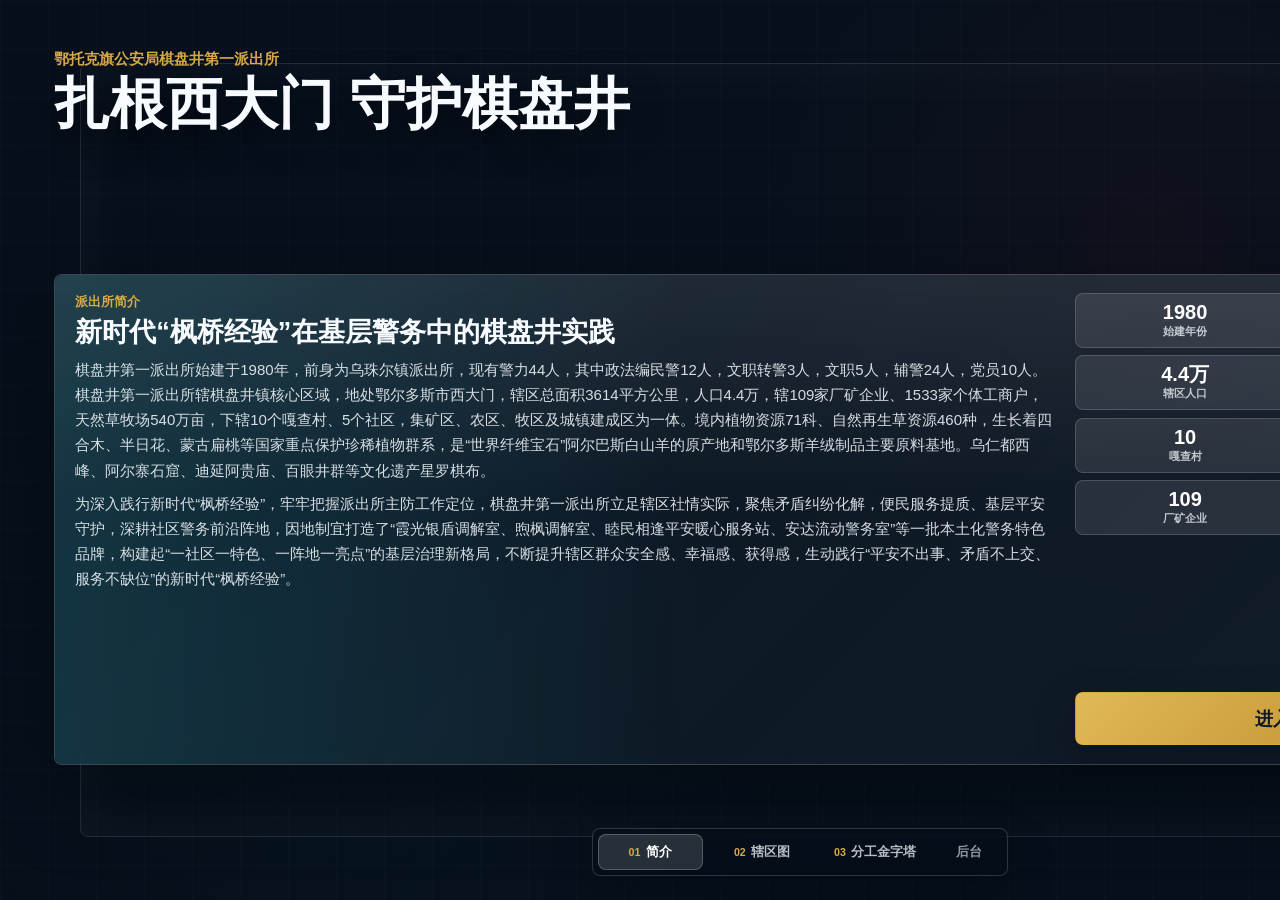
<file: index.html>
<!doctype html>
<html lang="zh-CN">
  <head>
    <meta charset="UTF-8" />
    <meta name="viewport" content="width=device-width, initial-scale=1.0" />
    <title>鄂托克旗公安局棋盘井第一派出所辖区互动屏</title>
    <link rel="preload" as="image" href="assets/backgrounds/service-01.webp" type="image/webp" fetchpriority="high" />
    <link rel="stylesheet" href="styles.css?v=20260711-login" />
  </head>
  <body>
    <main class="screen-frame">
      <div class="photo-backdrop" aria-hidden="true">
        <img class="backdrop-photo" src="assets/backgrounds/service-01.webp" alt="" fetchpriority="high" decoding="async" />
        <img class="backdrop-photo" data-src="assets/backgrounds/service-02.webp" alt="" decoding="async" />
        <img class="backdrop-photo" data-src="assets/backgrounds/service-03.webp" alt="" decoding="async" />
        <img class="backdrop-photo" data-src="assets/backgrounds/service-04.webp" alt="" decoding="async" />
        <img class="backdrop-photo" data-src="assets/backgrounds/service-05.webp" alt="" decoding="async" />
        <div class="backdrop-mask"></div>
        <div class="backdrop-grid"></div>
      </div>

      <section class="stage stage-intro" id="intro-view" aria-label="派出所简介">
        <header class="hero-copy intro-hero">
          <p id="intro-agency">鄂托克旗公安局棋盘井第一派出所</p>
          <h1 id="intro-headline">扎根西大门 守护棋盘井</h1>
        </header>

        <article class="intro-board">
          <div class="intro-main">
            <p class="brief-eyebrow" id="intro-eyebrow">派出所简介</p>
            <h2 id="intro-title">新时代“枫桥经验”在基层警务中的棋盘井实践</h2>
            <div id="intro-paragraphs">
              <p>
                棋盘井第一派出所始建于1980年，前身为乌珠尔镇派出所，位于鄂托克旗棋盘井镇核心区域，地处鄂尔多斯市西大门。辖区总面积3614平方公里，常住人口约4.4万人，下辖10个嘎查村、5个社区，集矿区、农区、牧区及城镇建成区为一体。
              </p>
              <p>
                辖区内有厂矿企业109家、个体工商户1533户，人员结构复杂、治安要素多元、服务半径较大。派出所坚持党建引领，聚焦基层治理、矛盾纠纷化解、服务群众和风险防控，持续提升辖区治安管控和便民服务水平。
              </p>
              <p>
                近年来，棋盘井第一派出所紧紧围绕“派出所主防”职能定位，推进警务前移、服务下沉、力量融合，积极打造具有本地特色的基层警务品牌，为辖区经济社会发展和群众安居乐业提供坚实保障。
              </p>
            </div>
          </div>

          <div class="intro-side">
            <div class="brief-stats intro-stats" id="intro-stats" aria-label="关键数据">
              <span><strong>1980</strong>始建年份</span>
              <span><strong>3614</strong>平方公里</span>
              <span><strong>4.4万</strong>辖区人口</span>
              <span><strong>44</strong>现有警力</span>
              <span><strong>10</strong>嘎查村</span>
              <span><strong>5</strong>社区</span>
              <span><strong>109</strong>厂矿企业</span>
              <span><strong>1533</strong>个体工商户</span>
            </div>
            <button class="page-next-button" id="intro-next-button" type="button" data-page-target="area">进入辖区图</button>
          </div>
        </article>

        <button class="fullscreen-button" type="button">全屏</button>
      </section>

      <section class="stage stage-home" id="home-view" hidden aria-label="辖区图">
        <header class="hero-copy area-hero">
          <p id="area-kicker">第二页 / 辖区图</p>
          <h1 id="area-title">辖区警务信息互动屏</h1>
        </header>

        <div class="area-copy">
          <p id="area-description">选择镇区辖区或农牧区辖区，进入地图后可点击社区或区域，查看对应负责人信息。</p>
        </div>

        <div class="jurisdiction-grid">
          <button class="jurisdiction-card jurisdiction-card--town" type="button" data-map="town">
            <span class="card-index">01</span>
            <span class="card-title">镇区辖区</span>
            <span class="card-meta">5 个社区</span>
            <img data-src="assets/town-map.jpg" alt="镇区辖区图预览" decoding="async" />
          </button>

          <button class="jurisdiction-card jurisdiction-card--rural" type="button" data-map="rural">
            <span class="card-index">02</span>
            <span class="card-title">农牧区辖区</span>
            <span class="card-meta">整体辖区</span>
            <img data-src="assets/rural-map.jpg" alt="农牧区辖区图预览" decoding="async" />
          </button>
        </div>

        <button class="fullscreen-button" type="button">全屏</button>
      </section>

      <section class="stage stage-map" id="map-view" hidden aria-label="选择社区">
        <header class="map-header">
          <button class="nav-button back-button" type="button" aria-label="返回辖区图">‹</button>
          <div>
            <p id="map-subtitle">请选择社区</p>
            <h1 id="screen-title"></h1>
          </div>
          <button class="fullscreen-button" type="button">全屏</button>
        </header>

        <div class="map-layout">
          <div class="map-stage">
            <img id="active-map" alt="" />
            <svg class="hotspot-layer" viewBox="0 0 1610 1280" preserveAspectRatio="none" aria-label="可点击区域">
              <g id="hotspot-shapes"></g>
            </svg>
            <div id="map-labels" class="map-labels"></div>
          </div>

          <aside class="region-menu">
            <p>社区列表</p>
            <div id="region-buttons" class="region-buttons"></div>
          </aside>
        </div>
      </section>

      <section class="stage stage-structure" id="structure-view" hidden aria-label="组织架构">
        <header class="map-header">
          <button class="nav-button structure-back-button" type="button" aria-label="返回辖区图">‹</button>
          <div>
            <p id="structure-kicker">第三页 / 单位分工思维导图</p>
            <h1 id="structure-title">组织架构与岗位分工</h1>
          </div>
          <button class="fullscreen-button" type="button">全屏</button>
        </header>

        <div class="structure-layout">
          <aside class="structure-summary">
            <p class="brief-eyebrow" id="structure-eyebrow">人员结构</p>
            <h2 id="structure-heading">分层管理，职责清晰</h2>
            <p id="structure-description">
              以所领导班子统筹全盘工作，下设综合指挥、案件办理、社区警务和基层警务室等岗位层级。点击任一岗位，可查看该岗位负责人、职责和人员信息。
            </p>
            <div class="structure-stats" id="structure-stats">
              <span><strong>6</strong>所领导</span>
              <span><strong>3</strong>业务中队</span>
              <span><strong>5</strong>案件小组</span>
              <span><strong>6</strong>社区警务</span>
            </div>
          </aside>

          <div class="pyramid-panel">
            <div class="pyramid" id="pyramid"></div>
          </div>
        </div>
      </section>

      <nav class="page-tabs" aria-label="页面切换">
        <button class="page-tab is-active" type="button" data-page-target="intro">
          <span>01</span>
          简介
        </button>
        <button class="page-tab" type="button" data-page-target="area">
          <span>02</span>
          辖区图
        </button>
        <button class="page-tab" type="button" data-page-target="structure">
          <span>03</span>
          分工金字塔
        </button>
        <a class="page-tab page-tab--admin" href="https://app.pagescms.org" target="_blank" rel="noopener">
          后台
        </a>
      </nav>
    </main>

    <aside class="director-panel" id="director-panel" aria-live="polite" hidden>
      <button class="close-button" type="button" aria-label="关闭信息">×</button>
      <p id="panel-map-name" class="panel-kicker"></p>
      <h2 id="panel-title"></h2>
      <article class="director-card" id="director-card"></article>
    </aside>

    <div class="scrim" id="scrim" hidden></div>

    <div class="admin-login-scrim" id="admin-login-scrim" hidden></div>
    <aside class="admin-login-panel" id="admin-login-panel" role="dialog" aria-modal="true" aria-labelledby="admin-login-title" hidden>
      <button class="admin-login-close" id="admin-login-close" type="button" aria-label="关闭后台登录">×</button>
      <p>后台管理入口</p>
      <h2 id="admin-login-title">管理员登录</h2>
      <form class="admin-login-form" id="admin-login-form">
        <label>
          <span>账号</span>
          <input id="admin-login-email" name="email" type="email" autocomplete="username" placeholder="请输入管理员账号" required />
        </label>
        <label>
          <span>密码</span>
          <input id="admin-login-password" name="password" type="password" autocomplete="current-password" placeholder="请输入管理员密码" required />
        </label>
        <div class="admin-login-message" id="admin-login-message" role="status"></div>
        <button class="admin-login-submit" type="submit">登录并进入后台</button>
      </form>
    </aside>

    <script src="personnel-data.js"></script>
    <script>
      if (["localhost", "127.0.0.1", ""].includes(window.location.hostname)) {
        document.write('<script src="nocobase-local.js"><\/script>');
      }
    </script>
    <script src="app.js?v=20260711-login"></script>
  </body>
</html>
</file>
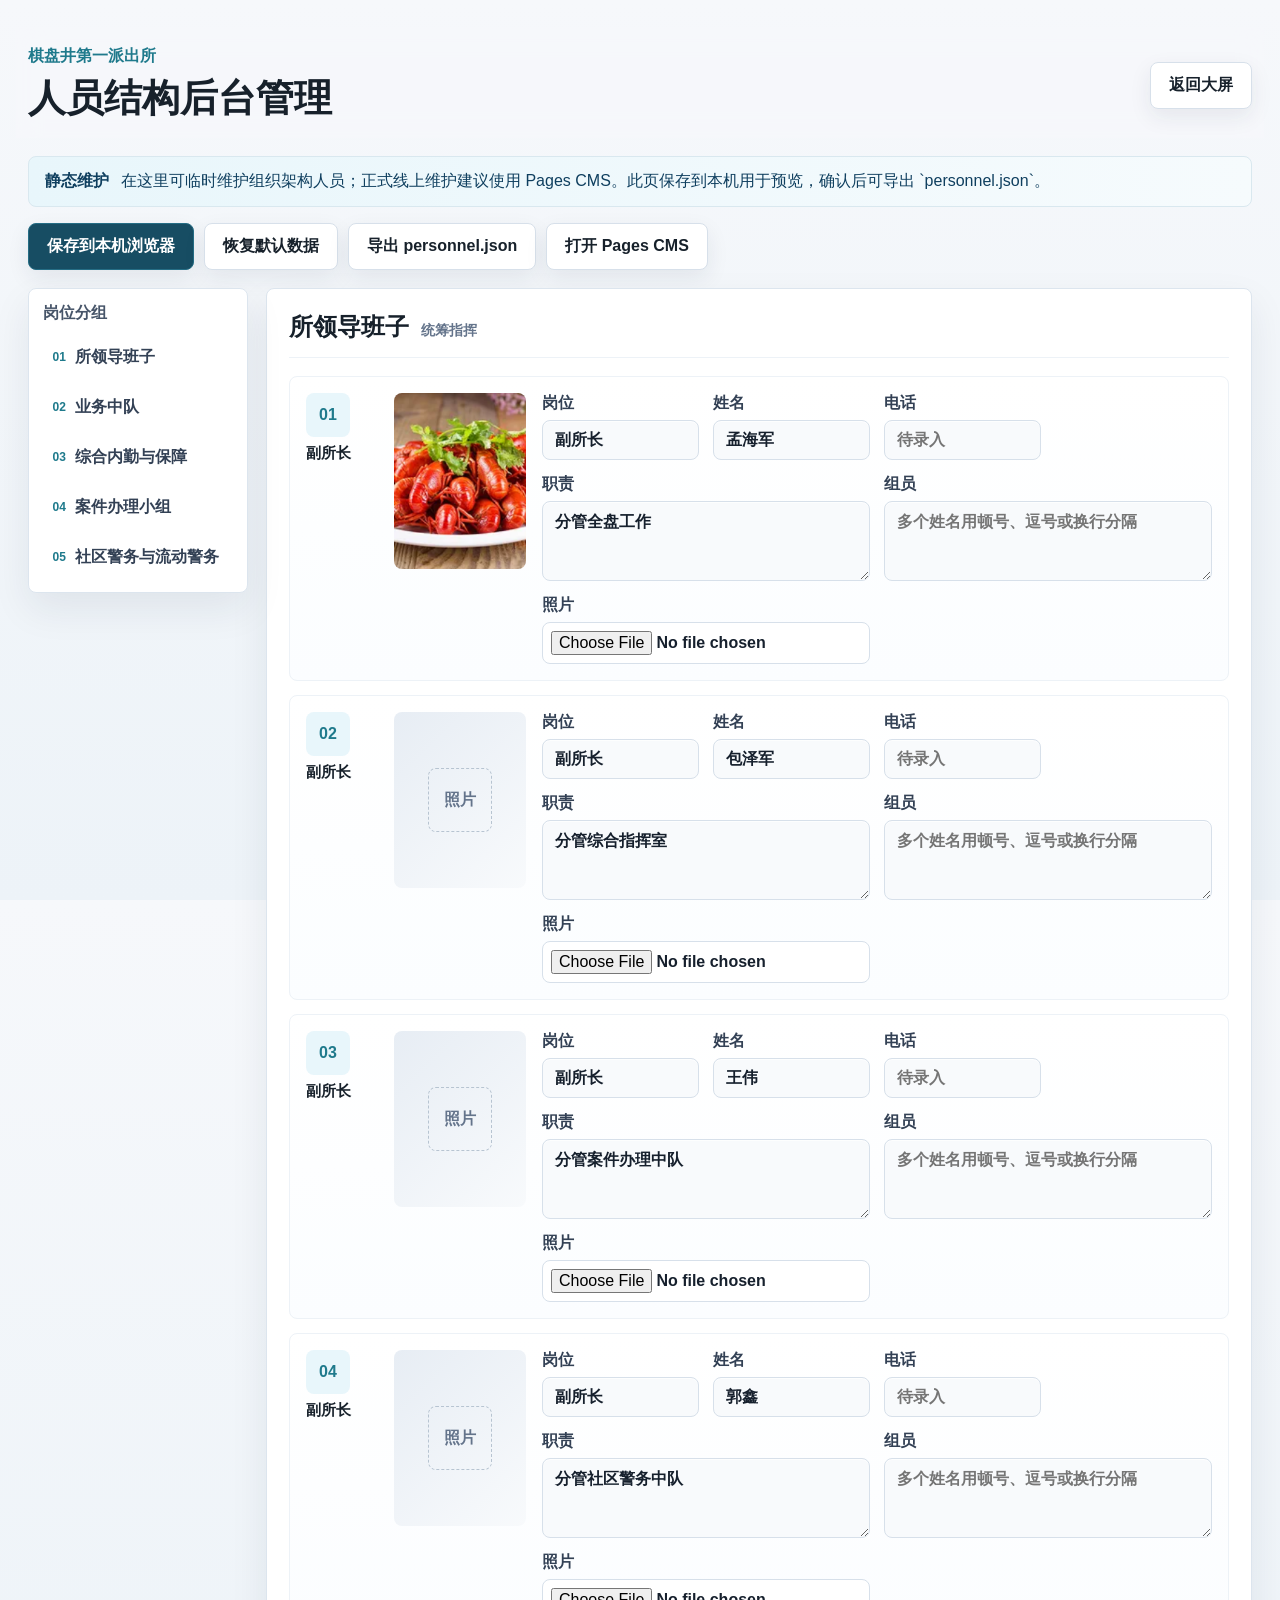
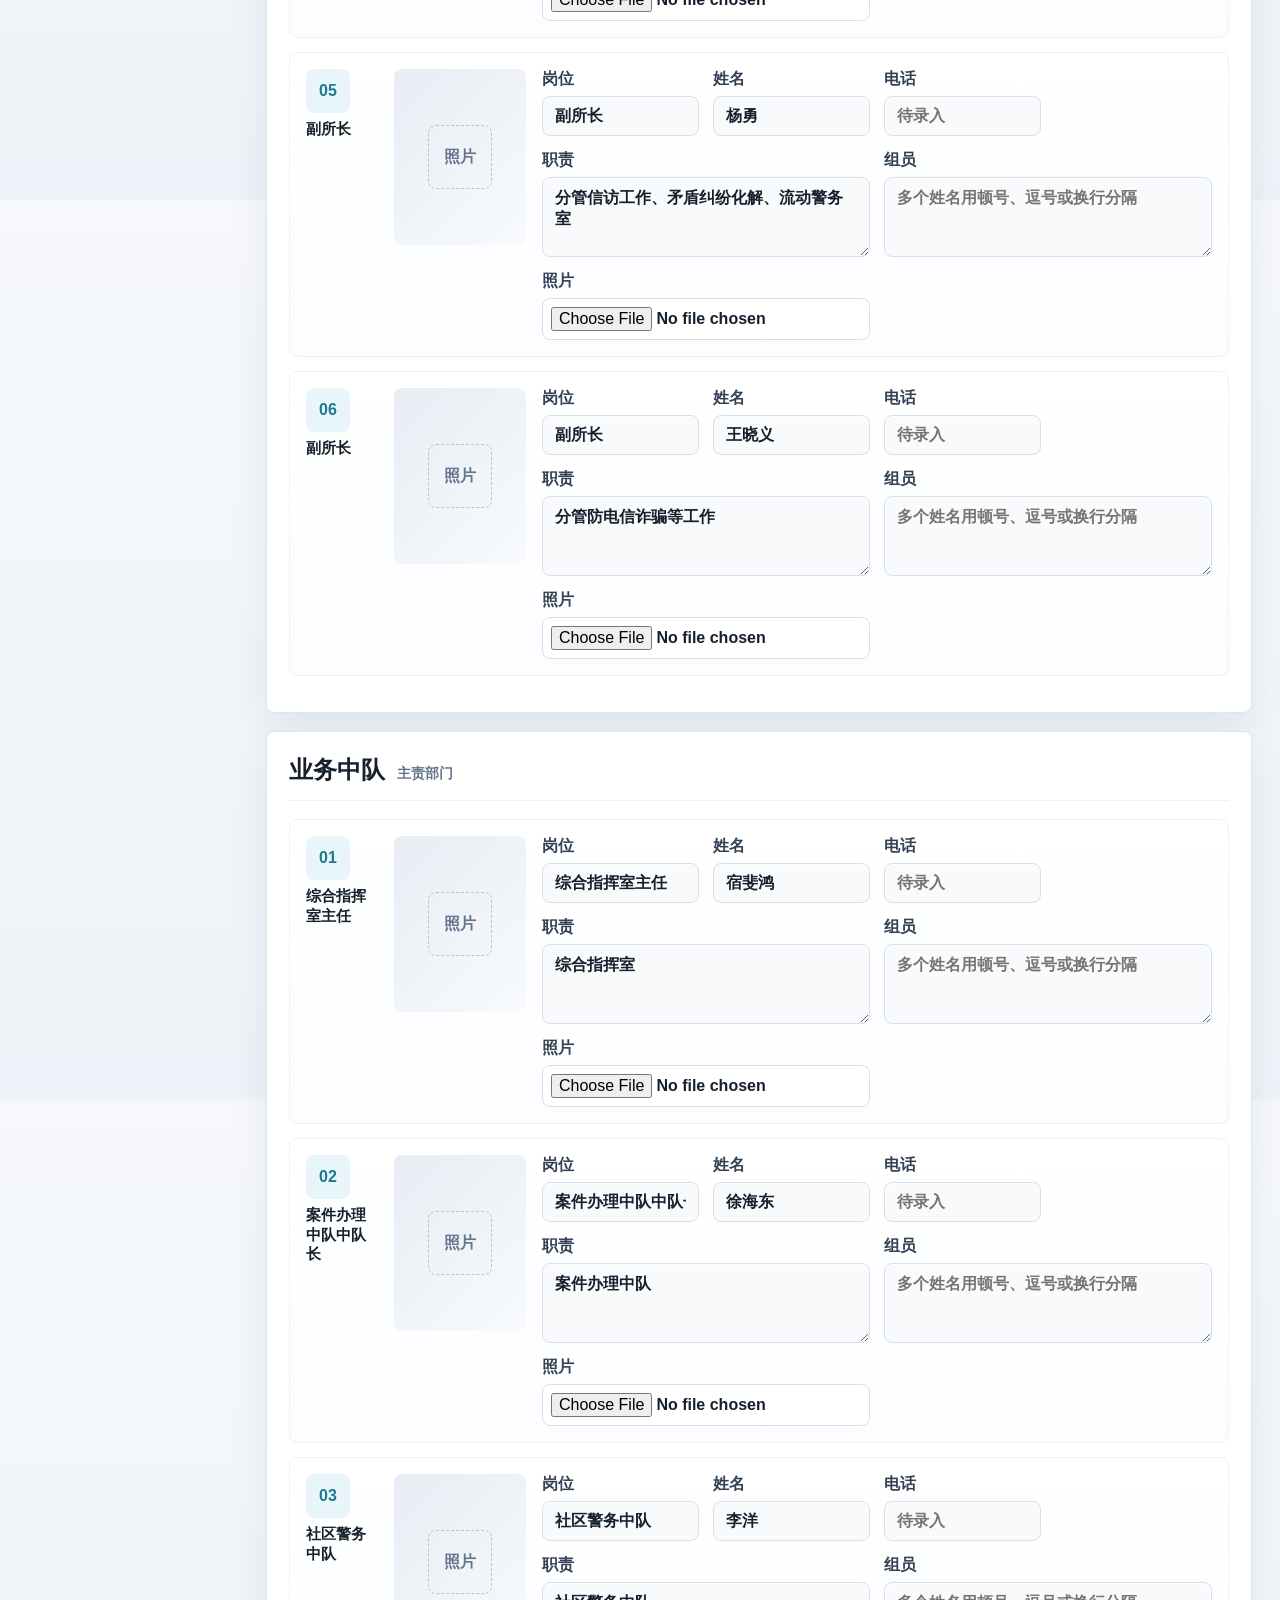
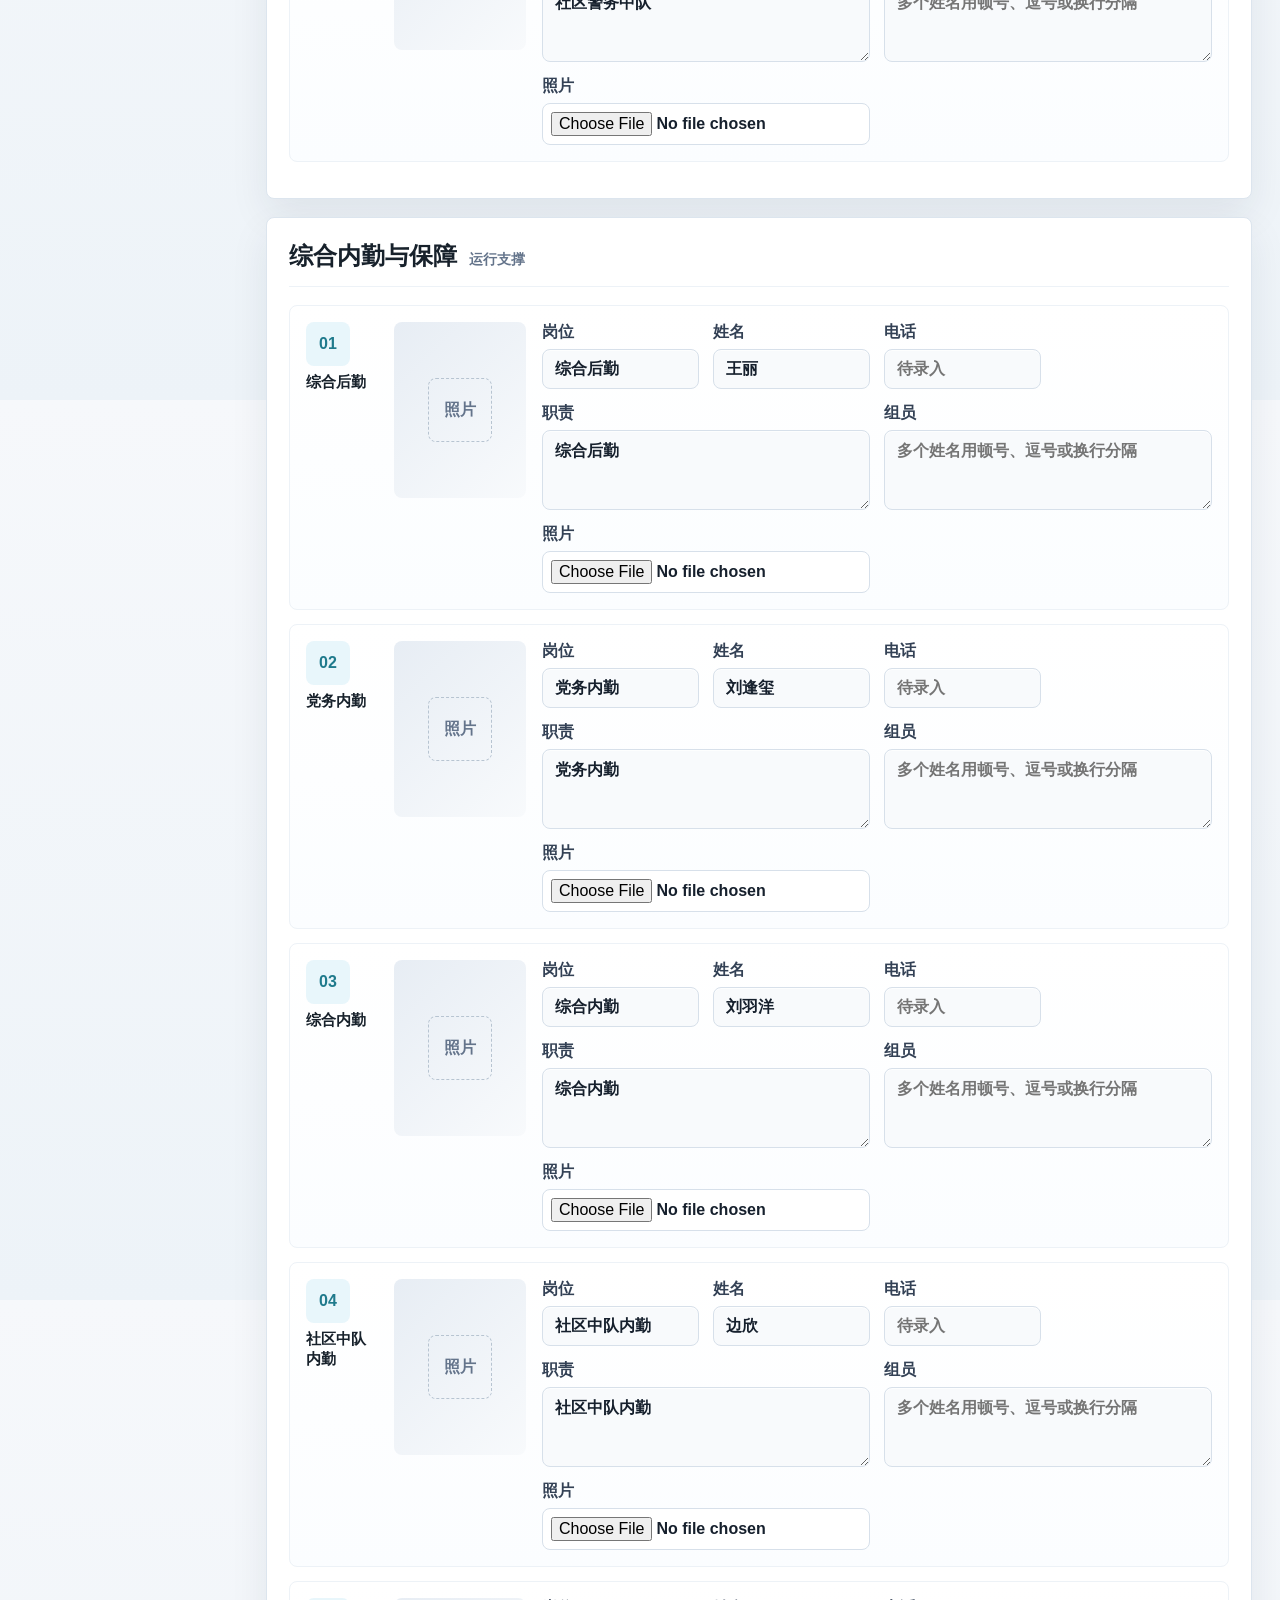
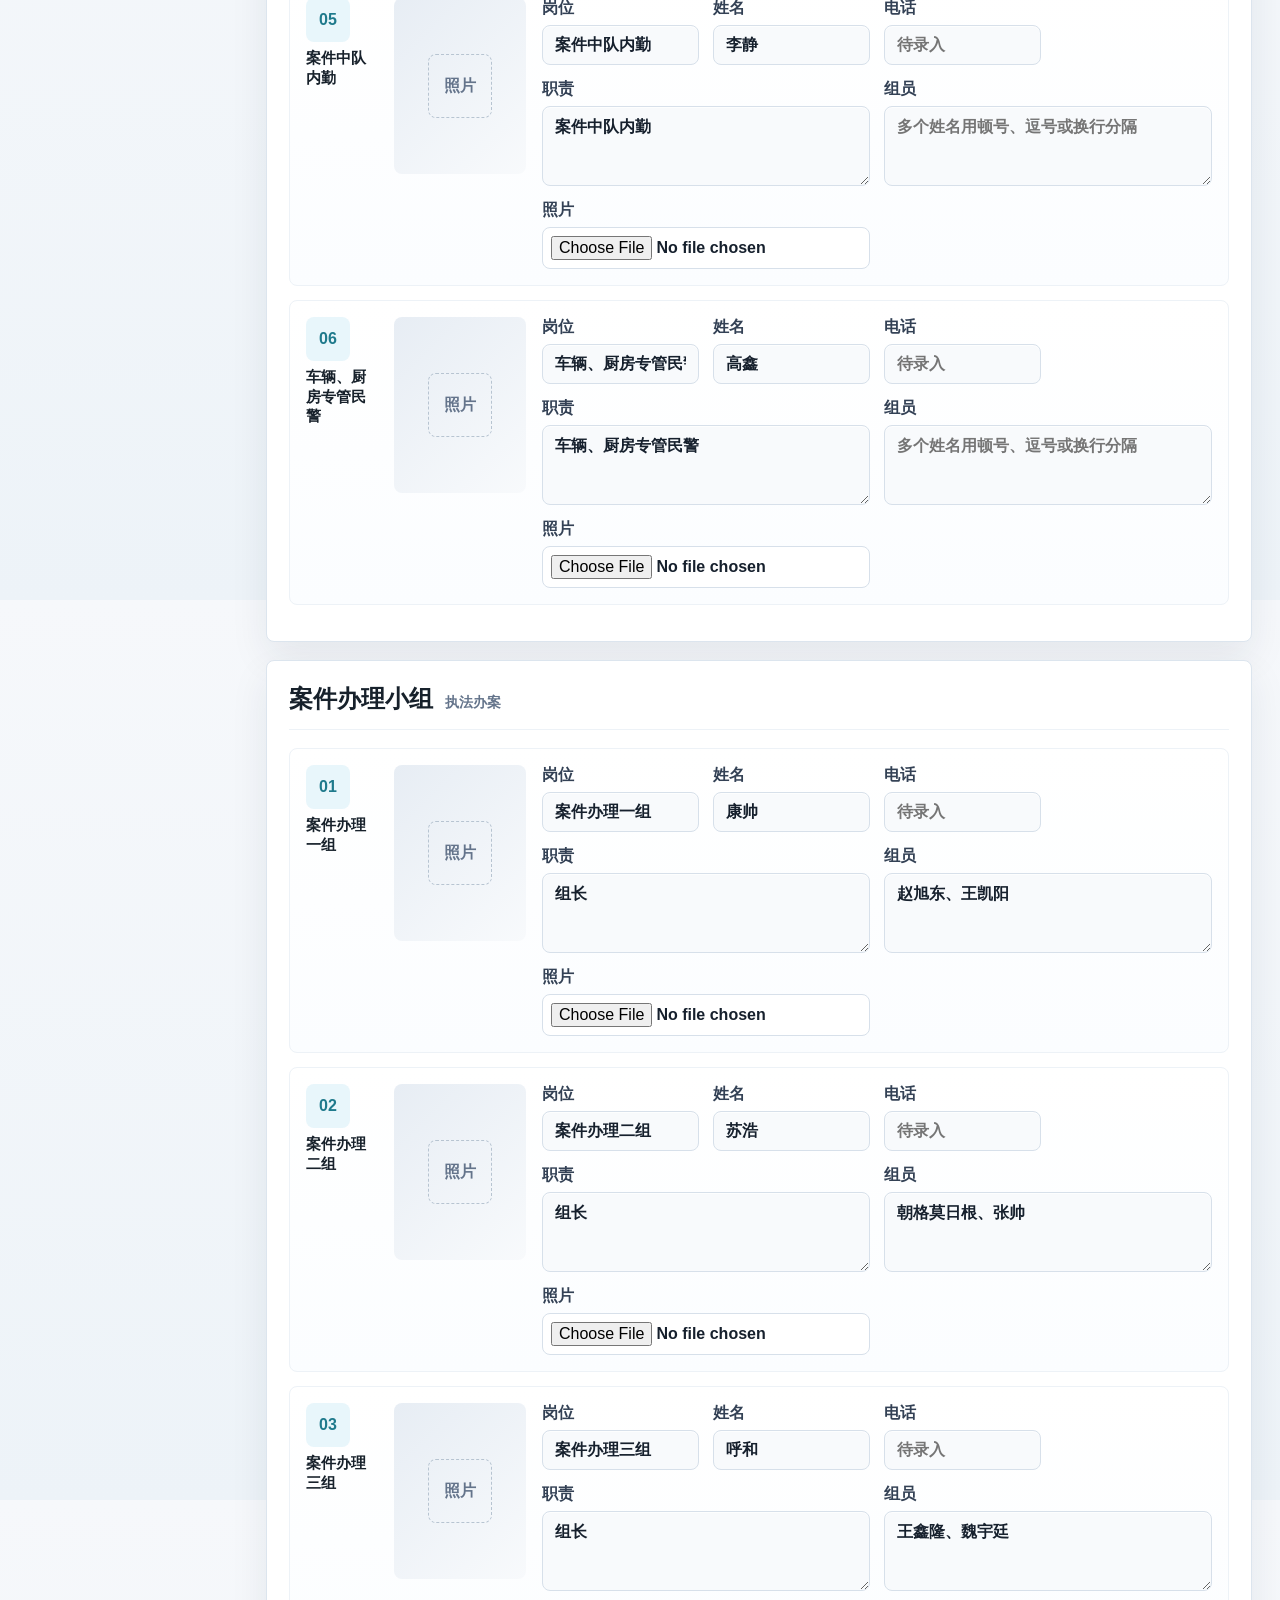
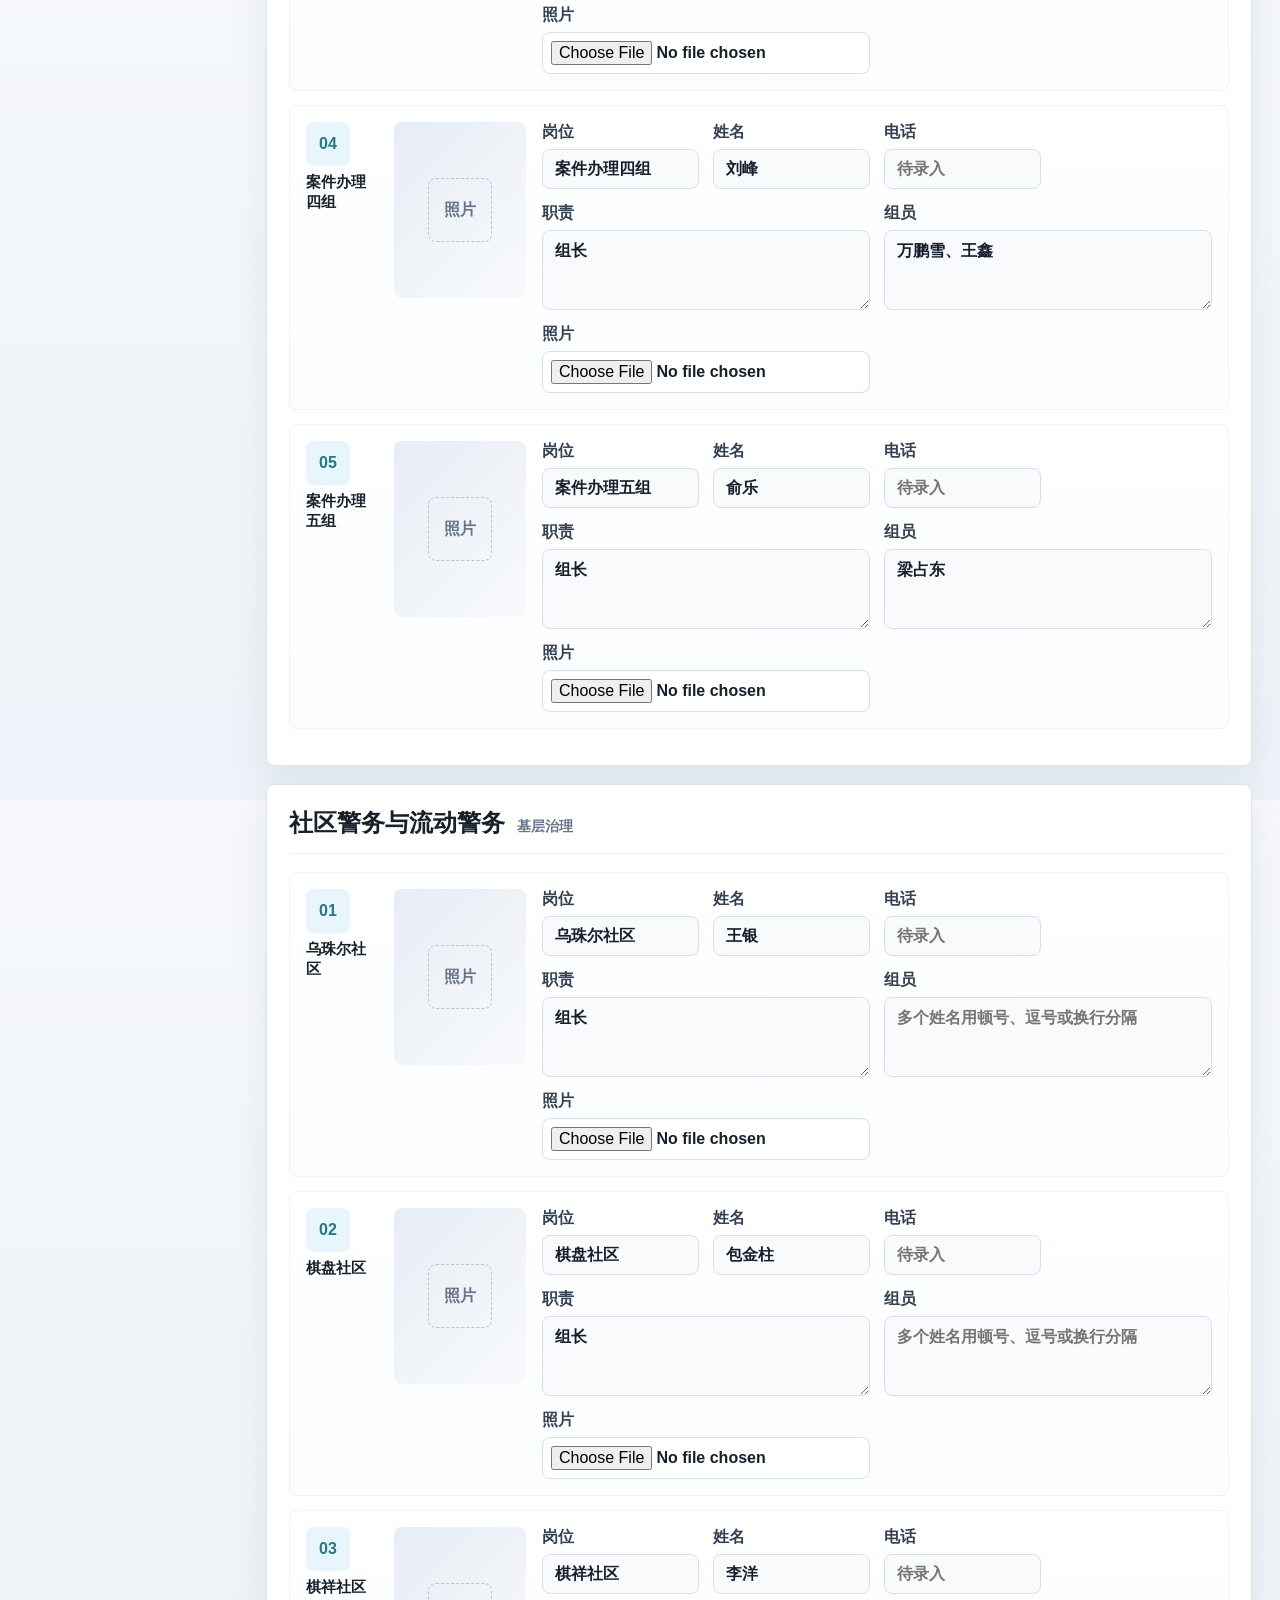
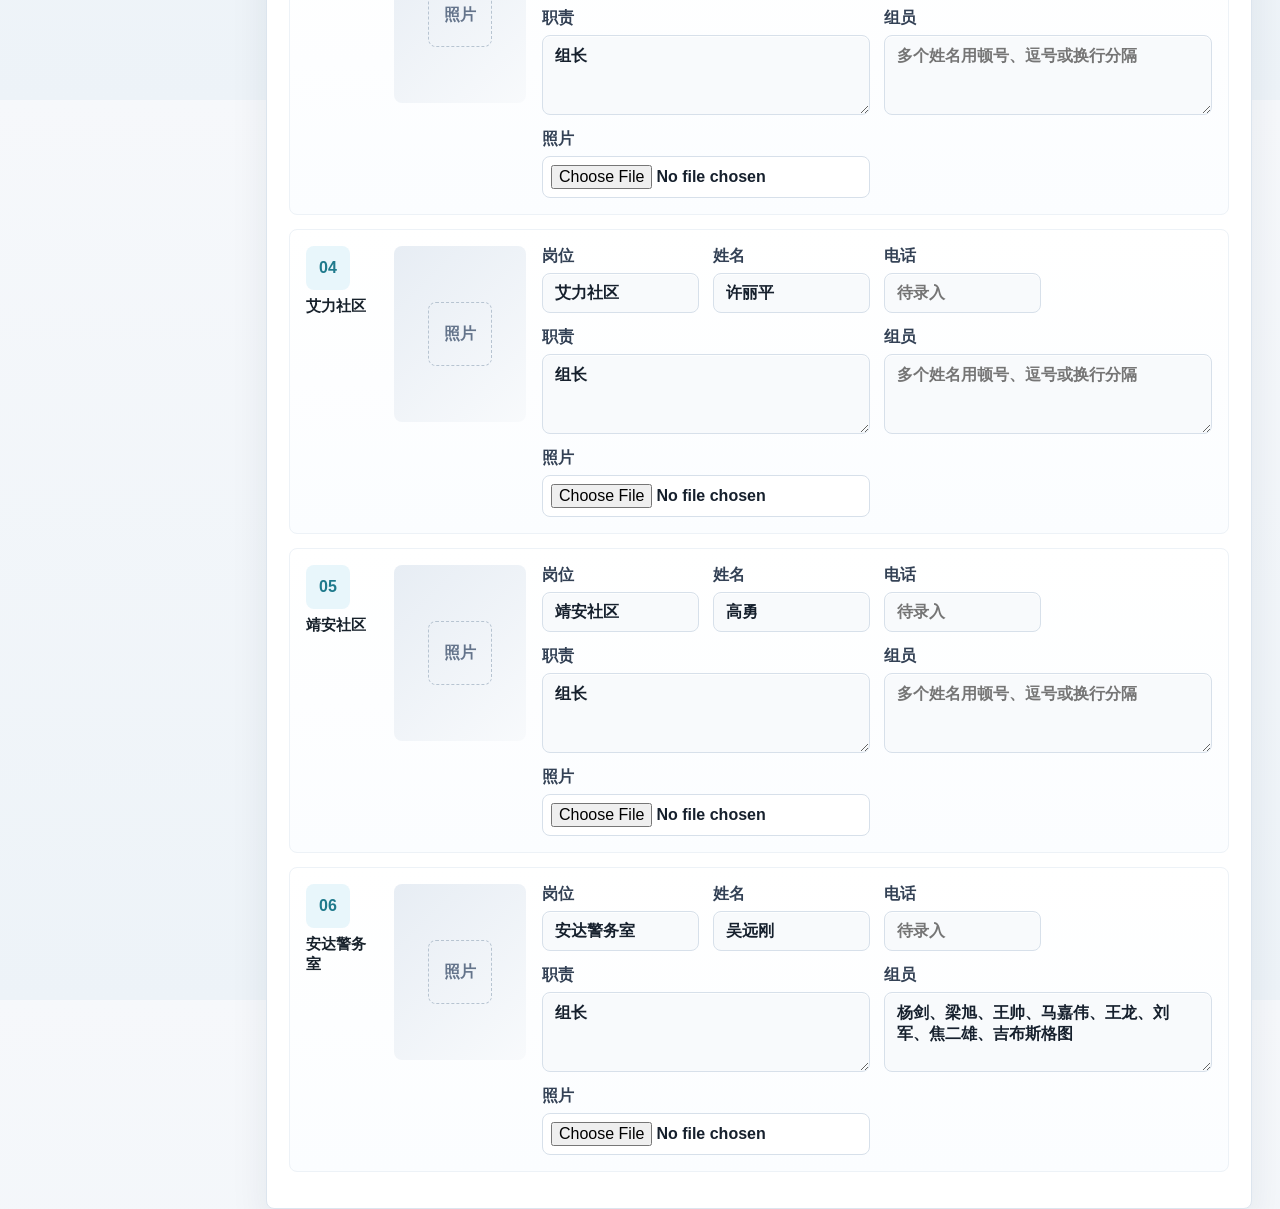
<file: admin.html>
<!doctype html>
<html lang="zh-CN">
  <head>
    <meta charset="UTF-8" />
    <meta name="viewport" content="width=device-width, initial-scale=1.0" />
    <title>人员结构后台管理</title>
    <link rel="stylesheet" href="styles.css" />
  </head>
  <body class="admin-body">
    <main class="admin-shell">
      <header class="admin-header">
        <div>
          <p>棋盘井第一派出所</p>
          <h1>人员结构后台管理</h1>
        </div>
        <a href="index.html">返回大屏</a>
      </header>

      <section class="admin-notice">
        <strong>静态维护</strong>
        <span>在这里可临时维护组织架构人员；正式线上维护建议使用 Pages CMS。此页保存到本机用于预览，确认后可导出 `personnel.json`。</span>
      </section>

      <section class="admin-toolbar">
        <button id="save-local" type="button">保存到本机浏览器</button>
        <button id="reset-local" type="button">恢复默认数据</button>
        <button id="export-js" type="button">导出 personnel.json</button>
        <a href="https://app.pagescms.org" target="_blank" rel="noopener">打开 Pages CMS</a>
      </section>

      <div class="admin-layout">
        <aside class="admin-sidebar">
          <p>岗位分组</p>
          <nav id="admin-section-nav" class="admin-section-nav" aria-label="岗位分组"></nav>
        </aside>
        <form id="admin-form" class="admin-form"></form>
      </div>
    </main>

    <script src="personnel-data.js"></script>
    <script src="admin.js"></script>
  </body>
</html>
</file>
<file: styles.css>
:root {
  color-scheme: dark;
  --ink: #f7fbff;
  --muted: #aebbc8;
  --panel: rgba(255, 255, 255, 0.92);
  --panel-ink: #16202d;
  --line: rgba(255, 255, 255, 0.18);
  --gold: #d8aa45;
  --cyan: #3ac9d5;
  --red: #c73535;
  --green: #2d8d58;
  --orange: #d77623;
  --blue: #476fb8;
  --purple: #8260aa;
  --shadow: 0 28px 80px rgba(0, 0, 0, 0.36);
}

* {
  box-sizing: border-box;
}

html,
body {
  width: 100%;
  height: 100%;
  margin: 0;
}

body {
  display: grid;
  place-items: center;
  overflow: auto;
  background:
    radial-gradient(circle at 18% 18%, rgba(58, 201, 213, 0.12), transparent 28%),
    radial-gradient(circle at 82% 72%, rgba(216, 170, 69, 0.14), transparent 30%),
    linear-gradient(135deg, #08111e 0%, #102838 48%, #101b2b 100%);
  color: var(--ink);
  font-family: "Microsoft YaHei", "PingFang SC", "Noto Sans SC", Arial, sans-serif;
}

button {
  border: 0;
  font: inherit;
  cursor: pointer;
  -webkit-tap-highlight-color: transparent;
}

.intro-main,
.intro-stats,
.area-copy,
.region-buttons,
.director-panel,
.pyramid-panel {
  scrollbar-width: thin;
  scrollbar-color: rgba(216, 170, 69, 0.55) rgba(255, 255, 255, 0.06);
  -webkit-overflow-scrolling: touch;
}

.intro-main::-webkit-scrollbar,
.intro-stats::-webkit-scrollbar,
.area-copy::-webkit-scrollbar,
.region-buttons::-webkit-scrollbar,
.director-panel::-webkit-scrollbar,
.pyramid-panel::-webkit-scrollbar {
  width: 8px;
  height: 8px;
}

.intro-main::-webkit-scrollbar-track,
.intro-stats::-webkit-scrollbar-track,
.area-copy::-webkit-scrollbar-track,
.region-buttons::-webkit-scrollbar-track,
.director-panel::-webkit-scrollbar-track,
.pyramid-panel::-webkit-scrollbar-track {
  background: rgba(255, 255, 255, 0.06);
  border-radius: 999px;
}

.intro-main::-webkit-scrollbar-thumb,
.intro-stats::-webkit-scrollbar-thumb,
.area-copy::-webkit-scrollbar-thumb,
.region-buttons::-webkit-scrollbar-thumb,
.director-panel::-webkit-scrollbar-thumb,
.pyramid-panel::-webkit-scrollbar-thumb {
  background: rgba(216, 170, 69, 0.55);
  border-radius: 999px;
}

.screen-frame {
  position: relative;
  aspect-ratio: 16 / 9;
  width: 177.7778vh;
  max-width: 100vw;
  height: 100vh;
  overflow: hidden;
  background: #091625;
  box-shadow: 0 0 0 1px rgba(255, 255, 255, 0.08), var(--shadow);
}

.photo-backdrop,
.backdrop-photo,
.backdrop-mask,
.backdrop-grid {
  position: absolute;
  inset: 0;
}

.photo-backdrop {
  z-index: 0;
  overflow: hidden;
  background: #091625;
}

.backdrop-photo {
  width: 100%;
  height: 100%;
  object-fit: cover;
  opacity: 0;
  filter: saturate(1.02) contrast(1.04) brightness(0.96);
  transform: scale(1.045);
  animation: photoCycle 35s infinite;
}

.backdrop-photo:not([src]),
.jurisdiction-card img:not([src]) {
  visibility: hidden;
}

.backdrop-photo[data-src]:not(.is-loaded),
.jurisdiction-card img[data-src]:not(.is-loaded) {
  opacity: 0;
}

.jurisdiction-card img.is-loaded {
  opacity: 0.88;
}

.backdrop-photo:nth-child(2) {
  animation-delay: 7s;
}

.backdrop-photo:nth-child(3) {
  animation-delay: 14s;
}

.backdrop-photo:nth-child(4) {
  animation-delay: 21s;
}

.backdrop-photo:nth-child(5) {
  animation-delay: 28s;
}

.backdrop-mask {
  z-index: 2;
  background:
    linear-gradient(90deg, rgba(5, 13, 24, 0.78) 0%, rgba(5, 13, 24, 0.56) 38%, rgba(5, 13, 24, 0.62) 100%),
    linear-gradient(180deg, rgba(5, 13, 24, 0.08), rgba(5, 13, 24, 0.42)),
    radial-gradient(circle at 72% 28%, rgba(205, 45, 45, 0.14), transparent 30%),
    radial-gradient(circle at 18% 82%, rgba(58, 201, 213, 0.12), transparent 32%);
}

.backdrop-mask::before {
  content: "";
  position: absolute;
  inset: 7% 5%;
  border: 1px solid rgba(255, 255, 255, 0.12);
  border-radius: 8px;
  box-shadow: inset 0 0 70px rgba(255, 255, 255, 0.045);
}

.backdrop-grid {
  z-index: 3;
  opacity: 0.28;
  background:
    linear-gradient(rgba(255, 255, 255, 0.035) 1px, transparent 1px),
    linear-gradient(90deg, rgba(255, 255, 255, 0.035) 1px, transparent 1px);
  background-size: 48px 48px;
  mix-blend-mode: screen;
}

@keyframes photoCycle {
  0% {
    opacity: 0;
    transform: scale(1.045);
  }
  5%,
  19% {
    opacity: 0.9;
  }
  25%,
  100% {
    opacity: 0;
    transform: scale(1.095);
  }
}

@media (max-aspect-ratio: 16 / 9) {
  body {
    place-items: start start;
  }

  .screen-frame {
    max-width: none;
  }
}

.stage {
  position: absolute;
  inset: 0;
  z-index: 4;
  padding: 3.1% 3.4%;
}

.stage[hidden],
.director-panel[hidden],
.scrim[hidden],
.page-tabs[hidden] {
  display: none;
}

.hero-copy {
  width: 56%;
}

.hero-copy p,
.map-header p,
.region-menu p,
.panel-kicker {
  margin: 0 0 0.52vw;
  color: var(--gold);
  font-size: clamp(14px, 1.15vw, 22px);
  font-weight: 800;
  letter-spacing: 0;
}

h1,
h2,
h3 {
  margin: 0;
  letter-spacing: 0;
}

.hero-copy h1 {
  font-size: clamp(42px, 5vw, 92px);
  line-height: 1.05;
  text-shadow: 0 12px 34px rgba(0, 0, 0, 0.56);
}

.station-brief {
  position: absolute;
  top: 11.2%;
  right: 3.4%;
  z-index: 5;
  width: 38.5%;
  border: 1px solid rgba(255, 255, 255, 0.2);
  border-radius: 8px;
  padding: 1.25vw 1.35vw;
  background:
    linear-gradient(135deg, rgba(8, 21, 34, 0.66), rgba(8, 21, 34, 0.42)),
    rgba(255, 255, 255, 0.06);
  box-shadow: 0 24px 62px rgba(0, 0, 0, 0.28);
  backdrop-filter: blur(14px);
}

.station-brief::before {
  content: "";
  position: absolute;
  inset: 0;
  border-radius: inherit;
  pointer-events: none;
  background: linear-gradient(90deg, rgba(58, 201, 213, 0.18), transparent 42%, rgba(216, 170, 69, 0.12));
  opacity: 0.9;
}

.station-brief > * {
  position: relative;
  z-index: 1;
}

.brief-eyebrow {
  margin: 0 0 0.35vw;
  color: var(--gold);
  font-size: clamp(13px, 0.95vw, 18px);
  font-weight: 900;
}

.station-brief h2 {
  margin: 0 0 0.72vw;
  color: #fff;
  font-size: clamp(22px, 1.75vw, 34px);
  line-height: 1.16;
}

.brief-text,
.brief-note {
  margin: 0;
  color: rgba(247, 251, 255, 0.84);
  font-size: clamp(13px, 0.98vw, 18px);
  line-height: 1.72;
}

.brief-stats {
  display: grid;
  grid-template-columns: repeat(4, minmax(0, 1fr));
  gap: 0.5vw;
  margin: 0.95vw 0;
}

.brief-stats span {
  min-width: 0;
  border: 1px solid rgba(255, 255, 255, 0.16);
  border-radius: 8px;
  padding: 0.58vw 0.5vw;
  background: rgba(255, 255, 255, 0.1);
  color: rgba(247, 251, 255, 0.76);
  font-size: clamp(11px, 0.74vw, 14px);
  font-weight: 800;
  text-align: center;
  white-space: nowrap;
}

.brief-stats strong {
  display: block;
  margin-bottom: 0.16vw;
  color: #fff;
  font-size: clamp(20px, 1.5vw, 30px);
  line-height: 1;
}

.brief-note {
  color: rgba(220, 230, 240, 0.78);
}

.jurisdiction-grid {
  position: absolute;
  left: 3.4%;
  right: 3.4%;
  bottom: 17.2%;
  display: grid;
  grid-template-columns: 1fr 1fr;
  gap: 2.2%;
  height: 32.2%;
}

.jurisdiction-card {
  position: relative;
  overflow: hidden;
  border: 1px solid rgba(255, 255, 255, 0.24);
  border-radius: 8px;
  background: rgba(255, 255, 255, 0.1);
  color: var(--ink);
  text-align: left;
  box-shadow: 0 24px 70px rgba(0, 0, 0, 0.34);
  backdrop-filter: blur(8px);
}

.jurisdiction-card::before {
  content: "";
  position: absolute;
  inset: 0;
  z-index: 1;
  background:
    linear-gradient(90deg, rgba(6, 17, 30, 0.74), rgba(6, 17, 30, 0.38) 45%, rgba(6, 17, 30, 0.1)),
    linear-gradient(180deg, transparent 0%, rgba(5, 13, 24, 0.78) 100%);
}

.jurisdiction-card::after {
  content: "";
  position: absolute;
  inset: auto 0 0;
  z-index: 2;
  height: 7px;
  background: var(--cyan);
}

.jurisdiction-card--rural::after {
  background: var(--gold);
}

.jurisdiction-card img {
  position: absolute;
  inset: 0;
  width: 100%;
  height: 100%;
  object-fit: cover;
  opacity: 0.88;
  transform: scale(1.04);
  transition: opacity 420ms ease;
}

.card-index,
.card-title,
.card-meta {
  position: absolute;
  left: 5.6%;
  z-index: 3;
}

.card-index {
  top: 9%;
  color: rgba(255, 255, 255, 0.58);
  font-size: clamp(18px, 1.6vw, 30px);
  font-weight: 900;
}

.card-title {
  right: 5.6%;
  bottom: 21.5%;
  font-size: clamp(28px, 2.68vw, 50px);
  font-weight: 900;
  line-height: 1.04;
  white-space: nowrap;
  text-shadow: 0 8px 24px rgba(0, 0, 0, 0.55);
}

.card-meta {
  bottom: 9.8%;
  min-width: 7.6vw;
  border: 1px solid rgba(255, 255, 255, 0.25);
  border-radius: 8px;
  padding: 0.48vw 0.78vw;
  background: rgba(255, 255, 255, 0.15);
  color: rgba(247, 251, 255, 0.82);
  font-size: clamp(13px, 0.94vw, 18px);
  font-weight: 800;
  line-height: 1.15;
  text-align: center;
  backdrop-filter: blur(8px);
}

.fullscreen-button {
  position: absolute;
  top: 3.3%;
  right: 3.4%;
  min-width: 7.2vw;
  min-height: 3.3vw;
  border: 1px solid rgba(255, 255, 255, 0.22);
  border-radius: 8px;
  background: rgba(255, 255, 255, 0.13);
  color: var(--ink);
  font-size: clamp(16px, 1.2vw, 22px);
  font-weight: 900;
  backdrop-filter: blur(10px);
}

.map-header {
  display: grid;
  grid-template-columns: auto minmax(0, 1fr) auto;
  align-items: center;
  gap: 1.4vw;
  height: 12%;
}

.map-header h1 {
  font-size: clamp(34px, 3.4vw, 62px);
  line-height: 1;
}

.nav-button,
.close-button {
  display: grid;
  place-items: center;
  border: 1px solid rgba(255, 255, 255, 0.22);
  border-radius: 8px;
  background: rgba(255, 255, 255, 0.13);
  color: var(--ink);
  font-size: clamp(34px, 3vw, 54px);
  font-weight: 600;
  line-height: 1;
}

.nav-button {
  width: 4.8vw;
  height: 4.2vw;
}

.map-layout {
  display: grid;
  grid-template-columns: minmax(0, 1fr) 21.5%;
  gap: 1.4vw;
  height: 84%;
  margin-top: 1.1%;
}

.map-stage {
  position: relative;
  overflow: hidden;
  border: 1px solid rgba(255, 255, 255, 0.18);
  border-radius: 8px;
  background: rgba(255, 255, 255, 0.9);
  box-shadow: var(--shadow);
  backdrop-filter: blur(8px);
}

.map-stage img,
.hotspot-layer {
  position: absolute;
  inset: 0;
  width: 100%;
  height: 100%;
}

.map-stage img {
  object-fit: contain;
}

.hotspot {
  fill: rgba(255, 255, 255, 0.01);
  stroke: rgba(255, 255, 255, 0);
  stroke-width: 5;
}

.hotspot:hover,
.hotspot:focus,
.hotspot.is-active {
  fill: rgba(255, 255, 255, 0.26);
  stroke: rgba(255, 255, 255, 0.94);
  outline: none;
}

.map-labels {
  position: absolute;
  inset: 0;
  pointer-events: none;
}

.region-label {
  position: absolute;
  transform: translate(-50%, -50%);
  border: 2px solid rgba(255, 255, 255, 0.96);
  border-radius: 8px;
  padding: 0.52vw 0.78vw;
  color: #fff;
  font-size: clamp(12px, 1.05vw, 20px);
  font-weight: 900;
  line-height: 1;
  text-shadow: 0 2px 8px rgba(0, 0, 0, 0.58);
  box-shadow: 0 12px 26px rgba(0, 0, 0, 0.2);
}

.region-label--teal {
  background: rgba(10, 112, 142, 0.94);
}

.region-label--green {
  background: rgba(45, 141, 88, 0.94);
}

.region-label--orange {
  background: rgba(215, 118, 35, 0.94);
}

.region-label--blue {
  background: rgba(71, 111, 184, 0.94);
}

.region-label--purple {
  background: rgba(130, 96, 170, 0.94);
}

.region-label--red {
  background: rgba(199, 53, 53, 0.94);
}

.region-menu {
  display: grid;
  grid-template-rows: auto minmax(0, 1fr);
  min-width: 0;
  border: 1px solid rgba(255, 255, 255, 0.18);
  border-radius: 8px;
  padding: 1.3vw;
  background: rgba(6, 17, 30, 0.52);
  box-shadow: var(--shadow);
  backdrop-filter: blur(12px);
}

.region-menu p {
  margin-bottom: 1vw;
  font-size: clamp(18px, 1.35vw, 26px);
}

.region-buttons {
  display: grid;
  align-content: start;
  gap: 0.82vw;
  overflow: auto;
  padding-right: 0.25vw;
}

.region-button {
  min-height: 4.35vw;
  border: 1px solid rgba(255, 255, 255, 0.18);
  border-left: 0.45vw solid var(--cyan);
  border-radius: 8px;
  background: rgba(255, 255, 255, 0.14);
  color: var(--ink);
  padding: 0.85vw 1vw;
  text-align: left;
  font-size: clamp(18px, 1.35vw, 26px);
  font-weight: 900;
}

.region-button:hover,
.region-button:focus,
.region-button.is-active {
  background: rgba(255, 255, 255, 0.22);
  box-shadow: inset 0 0 0 1px rgba(255, 255, 255, 0.22);
  outline: none;
}

.region-button span {
  display: block;
  margin-top: 0.28vw;
  color: var(--muted);
  font-size: clamp(12px, 0.86vw, 16px);
  font-weight: 700;
}

.scrim {
  position: fixed;
  inset: 0;
  z-index: 20;
  background: rgba(4, 11, 18, 0.62);
  backdrop-filter: blur(5px);
}

.admin-login-scrim {
  position: fixed;
  inset: 0;
  z-index: 40;
  background: rgba(3, 10, 18, 0.68);
  backdrop-filter: blur(8px);
}

.admin-login-panel {
  position: fixed;
  left: 50%;
  top: 50%;
  z-index: 41;
  width: min(32vw, 560px);
  min-width: min(520px, calc(100vw - 44px));
  transform: translate(-50%, -50%);
  border: 1px solid rgba(255, 255, 255, 0.24);
  border-radius: 12px;
  padding: clamp(24px, 1.7vw, 34px);
  background:
    linear-gradient(145deg, rgba(255, 255, 255, 0.98), rgba(238, 245, 251, 0.96)),
    #fff;
  color: #0f172a;
  box-shadow: 0 32px 88px rgba(0, 0, 0, 0.42);
}

.admin-login-scrim[hidden],
.admin-login-panel[hidden] {
  display: none;
}

.admin-login-close {
  position: absolute;
  top: 18px;
  right: 18px;
  width: 56px;
  height: 52px;
  border: 1px solid rgba(15, 23, 42, 0.08);
  border-radius: 10px;
  background: rgba(15, 23, 42, 0.07);
  color: #0f172a;
  font-size: 34px;
  line-height: 1;
}

.admin-login-panel p {
  margin: 0 72px 0.35vw 0;
  color: #0f6f73;
  font-size: clamp(15px, 1vw, 20px);
  font-weight: 900;
}

.admin-login-panel h2 {
  margin: 0 72px 1.35vw 0;
  font-size: clamp(32px, 2.5vw, 48px);
  line-height: 1.1;
}

.admin-login-form {
  display: grid;
  gap: 1vw;
}

.admin-login-form label {
  display: grid;
  gap: 0.46vw;
  color: #334155;
  font-size: clamp(15px, 1vw, 19px);
  font-weight: 900;
}

.admin-login-form input {
  width: 100%;
  height: clamp(48px, 3.1vw, 60px);
  border: 1px solid rgba(15, 23, 42, 0.14);
  border-radius: 10px;
  padding: 0 16px;
  background: rgba(248, 250, 252, 0.96);
  color: #0f172a;
  font: inherit;
  outline: none;
}

.admin-login-form input:focus {
  border-color: #2563eb;
  box-shadow: 0 0 0 4px rgba(37, 99, 235, 0.12);
}

.admin-login-message {
  min-height: 22px;
  color: #64748b;
  font-size: clamp(13px, 0.88vw, 16px);
  font-weight: 800;
}

.admin-login-message.is-error {
  color: #dc2626;
}

.admin-login-submit {
  min-height: clamp(52px, 3.3vw, 66px);
  border-radius: 10px;
  background: linear-gradient(135deg, #2563eb, #1d4ed8);
  color: #fff;
  font-size: clamp(17px, 1.16vw, 22px);
  font-weight: 900;
  box-shadow: 0 16px 34px rgba(37, 99, 235, 0.24);
}

.admin-login-submit:disabled {
  cursor: progress;
  opacity: 0.72;
}

.director-panel {
  position: fixed;
  top: 50%;
  left: 50%;
  z-index: 30;
  width: min(72vw, 1220px);
  min-width: min(920px, calc(100vw - 48px));
  max-height: min(88vh, 54vw);
  overflow-y: auto;
  overscroll-behavior: contain;
  scrollbar-gutter: stable;
  transform: translate(-50%, -50%);
  border: 1px solid rgba(255, 255, 255, 0.34);
  border-radius: 12px;
  background:
    linear-gradient(145deg, rgba(255, 255, 255, 0.98), rgba(239, 245, 250, 0.95)),
    var(--panel);
  color: var(--panel-ink);
  padding: clamp(22px, 1.7vw, 34px);
  box-shadow: var(--shadow);
}

.close-button {
  position: absolute;
  top: clamp(18px, 1.2vw, 26px);
  right: clamp(18px, 1.2vw, 26px);
  width: clamp(56px, 3.1vw, 72px);
  height: clamp(52px, 2.9vw, 68px);
  border: 1px solid rgba(15, 23, 42, 0.08);
  background: rgba(15, 23, 42, 0.07);
  color: var(--panel-ink);
  font-size: clamp(34px, 2.4vw, 46px);
  line-height: 1;
}

.panel-kicker {
  margin-right: clamp(74px, 5vw, 110px);
  margin-bottom: 0.32vw;
  color: #0f6f73;
  font-size: clamp(16px, 1.05vw, 22px);
  font-weight: 900;
}

.director-panel h2 {
  margin-right: clamp(74px, 5vw, 110px);
  font-size: clamp(34px, 3.15vw, 62px);
  line-height: 1.08;
  overflow-wrap: anywhere;
}

.director-card {
  display: block;
  margin-top: clamp(18px, 1.45vw, 30px);
  border: 1px solid rgba(22, 32, 45, 0.12);
  border-radius: 12px;
  padding: clamp(18px, 1.25vw, 28px);
  max-height: min(62vh, 38vw);
  overflow: auto;
  overscroll-behavior: contain;
  scrollbar-gutter: stable;
  background:
    linear-gradient(180deg, rgba(255, 255, 255, 0.98), rgba(247, 250, 252, 0.94)),
    rgba(247, 250, 252, 0.9);
  box-shadow: inset 0 1px 0 rgba(255, 255, 255, 0.88);
}

.people-grid {
  display: grid;
  grid-template-columns: repeat(auto-fit, minmax(min(430px, 100%), 1fr));
  gap: clamp(16px, 1.1vw, 22px);
}

.people-grid.is-single {
  grid-template-columns: 1fr;
}

.person-card {
  display: grid;
  grid-template-columns: minmax(220px, 0.78fr) minmax(330px, 1.22fr);
  gap: clamp(18px, 1.35vw, 28px);
  align-items: start;
  min-width: 0;
  border: 1px solid rgba(15, 23, 42, 0.06);
  border-radius: 12px;
  padding: clamp(14px, 1vw, 20px);
  background: rgba(255, 255, 255, 0.72);
}

.people-grid:not(.is-single) .person-card {
  grid-template-columns: clamp(140px, 9vw, 176px) minmax(240px, 1fr);
  gap: clamp(14px, 0.9vw, 20px);
}

.director-photo {
  display: grid;
  place-items: center;
  width: 100%;
  min-width: 0;
  max-height: min(42vh, 30vw);
  aspect-ratio: 3 / 4;
  overflow: hidden;
  border: 1px solid rgba(49, 66, 86, 0.08);
  border-radius: 12px;
  background:
    linear-gradient(145deg, #dce8f1, #b8c9d8);
  color: #314256;
  font-size: clamp(22px, 1.65vw, 32px);
  font-weight: 900;
}

.people-grid:not(.is-single) .director-photo {
  max-height: none;
  min-height: clamp(220px, 16vw, 300px);
}

.director-photo img {
  width: 100%;
  height: 100%;
  object-fit: cover;
}

.director-info h3 {
  margin: 0 0 clamp(14px, 0.9vw, 18px);
  color: #101926;
  font-size: clamp(34px, 2.8vw, 54px);
  line-height: 1.08;
  overflow-wrap: anywhere;
}

.director-info {
  min-width: 0;
}

.people-grid:not(.is-single) .director-info h3 {
  margin-bottom: clamp(10px, 0.7vw, 14px);
  font-size: clamp(28px, 2.05vw, 42px);
}

.info-list {
  display: grid;
  gap: clamp(10px, 0.72vw, 16px);
  margin: 0;
  font-size: clamp(16px, 1.08vw, 21px);
  line-height: 1.48;
}

.info-list .info-row {
  display: grid;
  grid-template-columns: minmax(5em, max-content) minmax(0, 1fr);
  gap: clamp(12px, 0.9vw, 18px);
  align-items: start;
  border: 1px solid rgba(15, 23, 42, 0.07);
  border-radius: 10px;
  padding: clamp(10px, 0.68vw, 14px) clamp(12px, 0.82vw, 16px);
  background: rgba(255, 255, 255, 0.72);
}

.info-list dt {
  color: #415062;
  font-weight: 900;
  white-space: nowrap;
}

.info-list dd {
  min-width: 0;
  margin: 0;
  color: #202c3a;
  overflow-wrap: anywhere;
  word-break: normal;
}

.info-row--phone dd {
  white-space: nowrap;
  overflow-wrap: normal;
}

.people-grid:not(.is-single) .info-list {
  gap: clamp(9px, 0.6vw, 13px);
  font-size: clamp(15px, 0.96vw, 19px);
}

.people-grid:not(.is-single) .info-list .info-row {
  grid-template-columns: 5.5em minmax(0, 1fr);
  gap: clamp(10px, 0.65vw, 14px);
  padding: clamp(9px, 0.58vw, 12px) clamp(10px, 0.72vw, 14px);
}

.people-grid:not(.is-single) .info-row--long dd {
  line-height: 1.55;
}

.director-card::-webkit-scrollbar {
  width: 10px;
}

.director-card::-webkit-scrollbar-thumb {
  border-radius: 999px;
  background: rgba(15, 23, 42, 0.22);
}

@media (max-aspect-ratio: 16 / 9) {
  .director-panel {
    width: min(76vw, 1120px);
    max-height: 86vh;
  }
}

@media (max-width: 900px) {
  body {
    overflow: auto;
  }

  .director-panel {
    left: 16px;
    right: 16px;
    width: auto;
    min-width: 0;
    transform: translateY(-50%);
    padding: 28px;
  }

  .director-card {
    max-height: 62vh;
  }

  .person-card,
  .people-grid:not(.is-single) .person-card {
    grid-template-columns: minmax(150px, 0.75fr) minmax(220px, 1fr);
  }
}

@media (max-width: 720px) {
  .director-panel {
    padding: 26px;
  }

  .person-card,
  .people-grid:not(.is-single) .person-card {
    grid-template-columns: 1fr;
  }

  .director-photo {
    width: min(78%, 260px);
    max-height: none;
    aspect-ratio: 4 / 3;
    margin: 0 auto;
  }

  .info-list div {
    grid-template-columns: minmax(4.5em, max-content) minmax(0, 1fr);
  }
}

a {
  color: inherit;
  text-decoration: none;
}

.home-actions {
  position: absolute;
  top: 40.8%;
  right: 3.4%;
  z-index: 5;
  display: grid;
  grid-template-columns: 1fr 1fr;
  gap: 0.72vw;
  width: 38.5%;
}

.action-button {
  display: grid;
  gap: 0.28vw;
  min-height: 4.35vw;
  border: 1px solid rgba(255, 255, 255, 0.2);
  border-radius: 8px;
  padding: 0.78vw 1vw;
  background: rgba(8, 21, 34, 0.58);
  color: var(--ink);
  text-align: left;
  box-shadow: 0 18px 44px rgba(0, 0, 0, 0.18);
  backdrop-filter: blur(12px);
}

.action-button span {
  color: var(--gold);
  font-size: clamp(12px, 0.82vw, 16px);
  font-weight: 900;
}

.action-button strong {
  font-size: clamp(16px, 1.18vw, 22px);
  line-height: 1.1;
}

.action-button:hover,
.action-button:focus {
  background: rgba(20, 55, 74, 0.72);
  outline: none;
}

.structure-layout {
  display: grid;
  grid-template-columns: 23% minmax(0, 1fr);
  gap: 1.4vw;
  height: 84%;
  margin-top: 1.1%;
}

.structure-summary,
.pyramid-panel {
  border: 1px solid rgba(255, 255, 255, 0.18);
  border-radius: 8px;
  background: rgba(6, 17, 30, 0.52);
  box-shadow: var(--shadow);
  backdrop-filter: blur(12px);
}

.structure-summary {
  padding: 1.35vw;
}

.structure-summary h2 {
  margin: 0 0 0.9vw;
  font-size: clamp(24px, 1.8vw, 34px);
  line-height: 1.16;
}

.structure-summary p {
  margin: 0;
  color: rgba(247, 251, 255, 0.78);
  font-size: clamp(13px, 0.96vw, 18px);
  line-height: 1.72;
}

.structure-stats {
  display: grid;
  grid-template-columns: 1fr 1fr;
  gap: 0.62vw;
  margin-top: 1.1vw;
}

.structure-stats span {
  border: 1px solid rgba(255, 255, 255, 0.15);
  border-radius: 8px;
  padding: 0.72vw 0.5vw;
  background: rgba(255, 255, 255, 0.09);
  color: rgba(247, 251, 255, 0.75);
  font-size: clamp(12px, 0.82vw, 15px);
  text-align: center;
}

.structure-stats strong {
  display: block;
  color: #fff;
  font-size: clamp(24px, 1.75vw, 34px);
  line-height: 1;
}

.pyramid-panel {
  min-width: 0;
  padding: 0.78vw 0.9vw;
  overflow-x: hidden;
  overflow-y: auto;
  overscroll-behavior: contain;
  scrollbar-gutter: stable;
}

.pyramid {
  display: grid;
  grid-auto-rows: minmax(clamp(72px, 5.1vw, 108px), auto);
  gap: 0.55vw;
  min-height: 100%;
  padding-right: 0.18vw;
}

.pyramid-level {
  display: grid;
  grid-template-columns: 12.1vw minmax(0, 1fr);
  gap: 0.62vw;
  min-height: clamp(72px, 5.1vw, 108px);
  border: 1px solid rgba(255, 255, 255, 0.14);
  border-radius: 8px;
  padding: 0.46vw;
  background: linear-gradient(90deg, rgba(255, 255, 255, 0.11), rgba(255, 255, 255, 0.055));
}

.pyramid-level__header {
  display: grid;
  align-content: center;
  border-radius: 8px;
  min-width: 0;
  padding: 0.54vw 0.62vw;
  background: rgba(255, 255, 255, 0.1);
}

.pyramid-level__header span {
  color: var(--gold);
  font-size: clamp(11px, 0.76vw, 14px);
  font-weight: 900;
}

.pyramid-level__header strong {
  margin-top: 0.24vw;
  font-size: clamp(15px, 1.04vw, 20px);
  line-height: 1.18;
  overflow-wrap: anywhere;
}

.pyramid-positions {
  display: grid;
  grid-template-columns: repeat(6, minmax(0, 1fr));
  grid-auto-rows: minmax(clamp(34px, 2.55vw, 54px), auto);
  gap: 0.38vw;
  align-content: center;
  min-width: 0;
}

.position-node {
  min-width: 0;
  min-height: clamp(34px, 2.55vw, 54px);
  border: 1px solid rgba(255, 255, 255, 0.17);
  border-radius: 8px;
  padding: 0.4vw 0.5vw;
  background: rgba(255, 255, 255, 0.12);
  color: var(--ink);
  text-align: left;
  display: grid;
  align-content: center;
}

.position-node span {
  display: block;
  color: rgba(247, 251, 255, 0.72);
  font-size: clamp(10px, 0.72vw, 13px);
  font-weight: 800;
  overflow: hidden;
  text-overflow: ellipsis;
  white-space: nowrap;
}

.position-node strong {
  display: block;
  margin-top: 0.16vw;
  font-size: clamp(15px, 1.02vw, 19px);
  line-height: 1.12;
  overflow: hidden;
  text-overflow: ellipsis;
  white-space: nowrap;
}

.position-node:hover,
.position-node:focus,
.position-node.is-active {
  background: rgba(255, 255, 255, 0.24);
  outline: none;
}

.pyramid-level--gold {
  border-color: rgba(216, 170, 69, 0.36);
}

.pyramid-level--cyan {
  border-color: rgba(58, 201, 213, 0.34);
}

.pyramid-level--blue {
  border-color: rgba(71, 111, 184, 0.34);
}

.pyramid-level--orange {
  border-color: rgba(215, 118, 35, 0.34);
}

.pyramid-level--green {
  border-color: rgba(45, 141, 88, 0.34);
}

.admin-body {
  display: block;
  min-height: 100%;
  overflow: auto;
  background: #eef3f7;
  color: #17212b;
}

.admin-shell {
  width: min(1180px, calc(100vw - 40px));
  margin: 28px auto 48px;
}

.admin-header {
  display: flex;
  align-items: center;
  justify-content: space-between;
  gap: 20px;
  margin-bottom: 18px;
}

.admin-header p {
  margin: 0 0 6px;
  color: #0f766e;
  font-weight: 900;
}

.admin-header h1 {
  color: #17212b;
  font-size: 34px;
}

.admin-header a,
.admin-toolbar button,
.admin-toolbar a {
  border: 1px solid #cbd5e1;
  border-radius: 8px;
  background: #fff;
  color: #17212b;
  padding: 12px 18px;
  font-weight: 900;
}

.admin-notice {
  display: flex;
  gap: 12px;
  align-items: center;
  border: 1px solid #bae6fd;
  border-radius: 8px;
  padding: 14px 16px;
  background: #e0f2fe;
  color: #0f3f5f;
  margin-bottom: 16px;
}

.admin-toolbar {
  display: flex;
  flex-wrap: wrap;
  gap: 10px;
  margin-bottom: 18px;
}

.admin-toolbar a {
  display: inline-flex;
  align-items: center;
}

.admin-form {
  display: grid;
  gap: 18px;
}

.admin-section {
  border: 1px solid #d5dee8;
  border-radius: 8px;
  background: #fff;
  padding: 18px;
}

.admin-section h2 {
  display: flex;
  align-items: baseline;
  gap: 12px;
  margin-bottom: 16px;
  color: #17212b;
  font-size: 24px;
}

.admin-section h2 span {
  color: #64748b;
  font-size: 14px;
}

.admin-person-card {
  display: grid;
  grid-template-columns: 120px minmax(0, 1fr);
  gap: 18px;
  border-top: 1px solid #edf2f7;
  padding: 16px 0;
}

.admin-photo-preview {
  display: grid;
  place-items: center;
  width: 120px;
  aspect-ratio: 3 / 4;
  border-radius: 8px;
  background: #e2e8f0;
  color: #475569;
  font-weight: 900;
  overflow: hidden;
}

.admin-photo-preview img {
  width: 100%;
  height: 100%;
  object-fit: cover;
}

.admin-fields {
  display: grid;
  grid-template-columns: repeat(2, minmax(0, 1fr));
  gap: 12px;
}

.admin-fields label {
  display: grid;
  gap: 6px;
  color: #475569;
  font-weight: 800;
}

.admin-fields input,
.admin-fields textarea {
  width: 100%;
  border: 1px solid #cbd5e1;
  border-radius: 8px;
  padding: 10px 12px;
  color: #17212b;
  font: inherit;
}

.admin-fields textarea {
  min-height: 80px;
  resize: vertical;
}

/* Three-page exhibition layout */
.stage-intro,
.stage-home,
.stage-structure,
.stage-map {
  padding-bottom: 6.6%;
}

.intro-hero {
  width: min(68%, 1180px);
}

.intro-hero h1 {
  font-size: clamp(42px, 4.35vw, 82px);
}

.intro-board {
  position: absolute;
  top: 30.4%;
  left: 3.4%;
  right: 3.4%;
  bottom: 15%;
  display: grid;
  grid-template-columns: minmax(0, 1fr) 31%;
  gap: 1.4vw;
  min-height: 0;
  border: 1px solid rgba(255, 255, 255, 0.2);
  border-radius: 8px;
  padding: 1.45vw 1.55vw;
  background:
    linear-gradient(135deg, rgba(7, 20, 34, 0.74), rgba(7, 20, 34, 0.46)),
    rgba(255, 255, 255, 0.08);
  box-shadow: var(--shadow);
  backdrop-filter: blur(14px);
}

.intro-board::before {
  content: "";
  position: absolute;
  inset: 0;
  pointer-events: none;
  border-radius: inherit;
  background:
    linear-gradient(90deg, rgba(58, 201, 213, 0.16), transparent 42%),
    linear-gradient(180deg, rgba(255, 255, 255, 0.08), transparent 46%);
}

.intro-main,
.intro-side {
  position: relative;
  min-height: 0;
  z-index: 1;
}

.intro-main {
  overflow-y: auto;
  overscroll-behavior: contain;
  padding-right: 0.35vw;
}

.intro-main h2 {
  margin: 0 0 0.78vw;
  font-size: clamp(26px, 2.12vw, 40px);
  line-height: 1.15;
}

.intro-main p:not(.brief-eyebrow) {
  margin: 0 0 0.62vw;
  color: rgba(247, 251, 255, 0.86);
  font-size: clamp(15px, 1.04vw, 20px);
  line-height: 1.68;
}

.intro-side {
  display: grid;
  grid-template-rows: minmax(0, 1fr) auto;
  gap: 1vw;
}

.intro-stats {
  grid-template-columns: repeat(2, minmax(0, 1fr));
  align-content: start;
  gap: 0.58vw;
  margin: 0;
  min-height: 0;
  overflow-y: auto;
  overscroll-behavior: contain;
  padding-right: 0.25vw;
}

.intro-stats span {
  padding: 0.62vw 0.5vw;
}

.page-next-button {
  min-height: 4.2vw;
  border: 1px solid rgba(216, 170, 69, 0.46);
  border-radius: 8px;
  background: linear-gradient(135deg, #e1b957, #b78325);
  color: #101926;
  font-size: clamp(18px, 1.25vw, 24px);
  font-weight: 900;
  box-shadow: 0 16px 38px rgba(0, 0, 0, 0.25);
}

.area-hero {
  width: min(64%, 1120px);
}

.area-copy {
  position: absolute;
  top: 25.8%;
  left: 3.4%;
  width: 50%;
  max-height: 18%;
  overflow-y: auto;
  overscroll-behavior: contain;
  padding-right: 0.35vw;
  color: rgba(247, 251, 255, 0.78);
  font-size: clamp(15px, 1.05vw, 20px);
  line-height: 1.7;
}

.area-copy p {
  margin: 0;
}

.page-tabs {
  position: absolute;
  left: 50%;
  bottom: 2.7%;
  z-index: 16;
  display: grid;
  grid-template-columns: repeat(3, minmax(8.2vw, auto)) minmax(5.2vw, auto);
  gap: 0.55vw;
  transform: translateX(-50%);
  padding: 0.36vw;
  border: 1px solid rgba(255, 255, 255, 0.16);
  border-radius: 8px;
  background: rgba(4, 13, 24, 0.55);
  box-shadow: 0 18px 50px rgba(0, 0, 0, 0.24);
  backdrop-filter: blur(14px);
}

.page-tab {
  display: flex;
  align-items: center;
  justify-content: center;
  gap: 0.42vw;
  min-height: 2.85vw;
  border: 1px solid transparent;
  border-radius: 8px;
  padding: 0 0.9vw;
  background: transparent;
  color: rgba(247, 251, 255, 0.74);
  font-size: clamp(13px, 0.94vw, 18px);
  font-weight: 900;
}

.page-tab span {
  color: var(--gold);
  font-size: 0.82em;
}

.page-tab.is-active,
.page-tab:hover,
.page-tab:focus {
  border-color: rgba(255, 255, 255, 0.22);
  background: rgba(255, 255, 255, 0.14);
  color: #fff;
  outline: none;
}

.page-tab--admin {
  color: rgba(216, 226, 238, 0.66);
}

.map-layout,
.structure-layout {
  height: 78%;
}

.stage-map .page-tabs {
  display: none;
}

/* Admin redesign */
.admin-body {
  color-scheme: light;
  background:
    linear-gradient(180deg, #f6f8fb 0%, #edf3f8 100%);
}

.admin-shell {
  width: min(1360px, calc(100vw - 56px));
}

.admin-header {
  position: sticky;
  top: 0;
  z-index: 5;
  margin: 0 -12px 18px;
  padding: 18px 12px 14px;
  background: rgba(246, 248, 251, 0.88);
  backdrop-filter: blur(12px);
}

.admin-header h1 {
  font-size: 38px;
  letter-spacing: 0;
}

.admin-header p {
  color: #1f7a8c;
}

.admin-header a,
.admin-toolbar button,
.admin-toolbar a {
  border-color: #d7e0ea;
  background: #ffffff;
  box-shadow: 0 8px 22px rgba(26, 43, 61, 0.08);
}

.admin-toolbar button:first-child {
  border-color: #256d85;
  background: #174d63;
  color: #fff;
}

.admin-notice {
  border-color: #d9e8ef;
  background: linear-gradient(90deg, #e8f6fb, #f6fbfd);
}

.admin-layout {
  display: grid;
  grid-template-columns: 220px minmax(0, 1fr);
  gap: 18px;
  align-items: start;
}

.admin-sidebar {
  position: sticky;
  top: 112px;
  border: 1px solid #dce5ee;
  border-radius: 8px;
  padding: 14px;
  background: #fff;
  box-shadow: 0 16px 38px rgba(28, 44, 62, 0.08);
}

.admin-sidebar p {
  margin: 0 0 12px;
  color: #475569;
  font-weight: 900;
}

.admin-section-nav {
  display: grid;
  gap: 8px;
}

.admin-section-nav a {
  display: flex;
  align-items: center;
  gap: 9px;
  min-height: 42px;
  border-radius: 8px;
  padding: 0 10px;
  color: #334155;
  font-weight: 900;
}

.admin-section-nav a:hover,
.admin-section-nav a:focus {
  background: #eef6f8;
  color: #174d63;
  outline: none;
}

.admin-section-nav span {
  color: #1f7a8c;
  font-size: 12px;
}

.admin-section {
  border-color: #dce5ee;
  padding: 22px;
  box-shadow: 0 16px 38px rgba(28, 44, 62, 0.08);
  scroll-margin-top: 112px;
}

.admin-section h2 {
  margin: 0 0 18px;
  padding-bottom: 14px;
  border-bottom: 1px solid #edf2f7;
}

.admin-person-card {
  grid-template-columns: 72px 132px minmax(0, 1fr);
  gap: 16px;
  align-items: start;
  border: 1px solid #edf2f7;
  border-radius: 8px;
  padding: 16px;
  margin-bottom: 14px;
  background: linear-gradient(180deg, #fff, #fbfdff);
}

.admin-card-head {
  display: grid;
  gap: 6px;
  align-content: start;
}

.admin-card-head span {
  display: grid;
  place-items: center;
  width: 44px;
  height: 44px;
  border-radius: 8px;
  background: #e8f6fb;
  color: #1f7a8c;
  font-weight: 900;
}

.admin-card-head strong {
  color: #17212b;
  font-size: 15px;
  line-height: 1.3;
}

.admin-photo-preview {
  width: 132px;
  background:
    linear-gradient(135deg, #e7edf4, #f8fafc);
  color: #64748b;
}

.admin-photo-preview span {
  display: grid;
  place-items: center;
  width: 64px;
  height: 64px;
  border: 1px dashed #b7c4d1;
  border-radius: 8px;
}

.admin-fields {
  grid-template-columns: repeat(4, minmax(0, 1fr));
  gap: 14px;
}

.admin-fields label {
  color: #334155;
}

.admin-fields label:nth-child(4),
.admin-fields label:nth-child(5),
.admin-file-field {
  grid-column: span 2;
}

.admin-fields input,
.admin-fields textarea {
  border-color: #d7e0ea;
  background: #f8fafc;
  color: #16202d;
  box-shadow: inset 0 1px 0 rgba(255, 255, 255, 0.8);
}

.admin-fields input:focus,
.admin-fields textarea:focus {
  border-color: #1f7a8c;
  background: #fff;
  outline: 3px solid rgba(31, 122, 140, 0.14);
}

.admin-fields input[type="file"] {
  padding: 8px;
  background: #fff;
}
</file>
